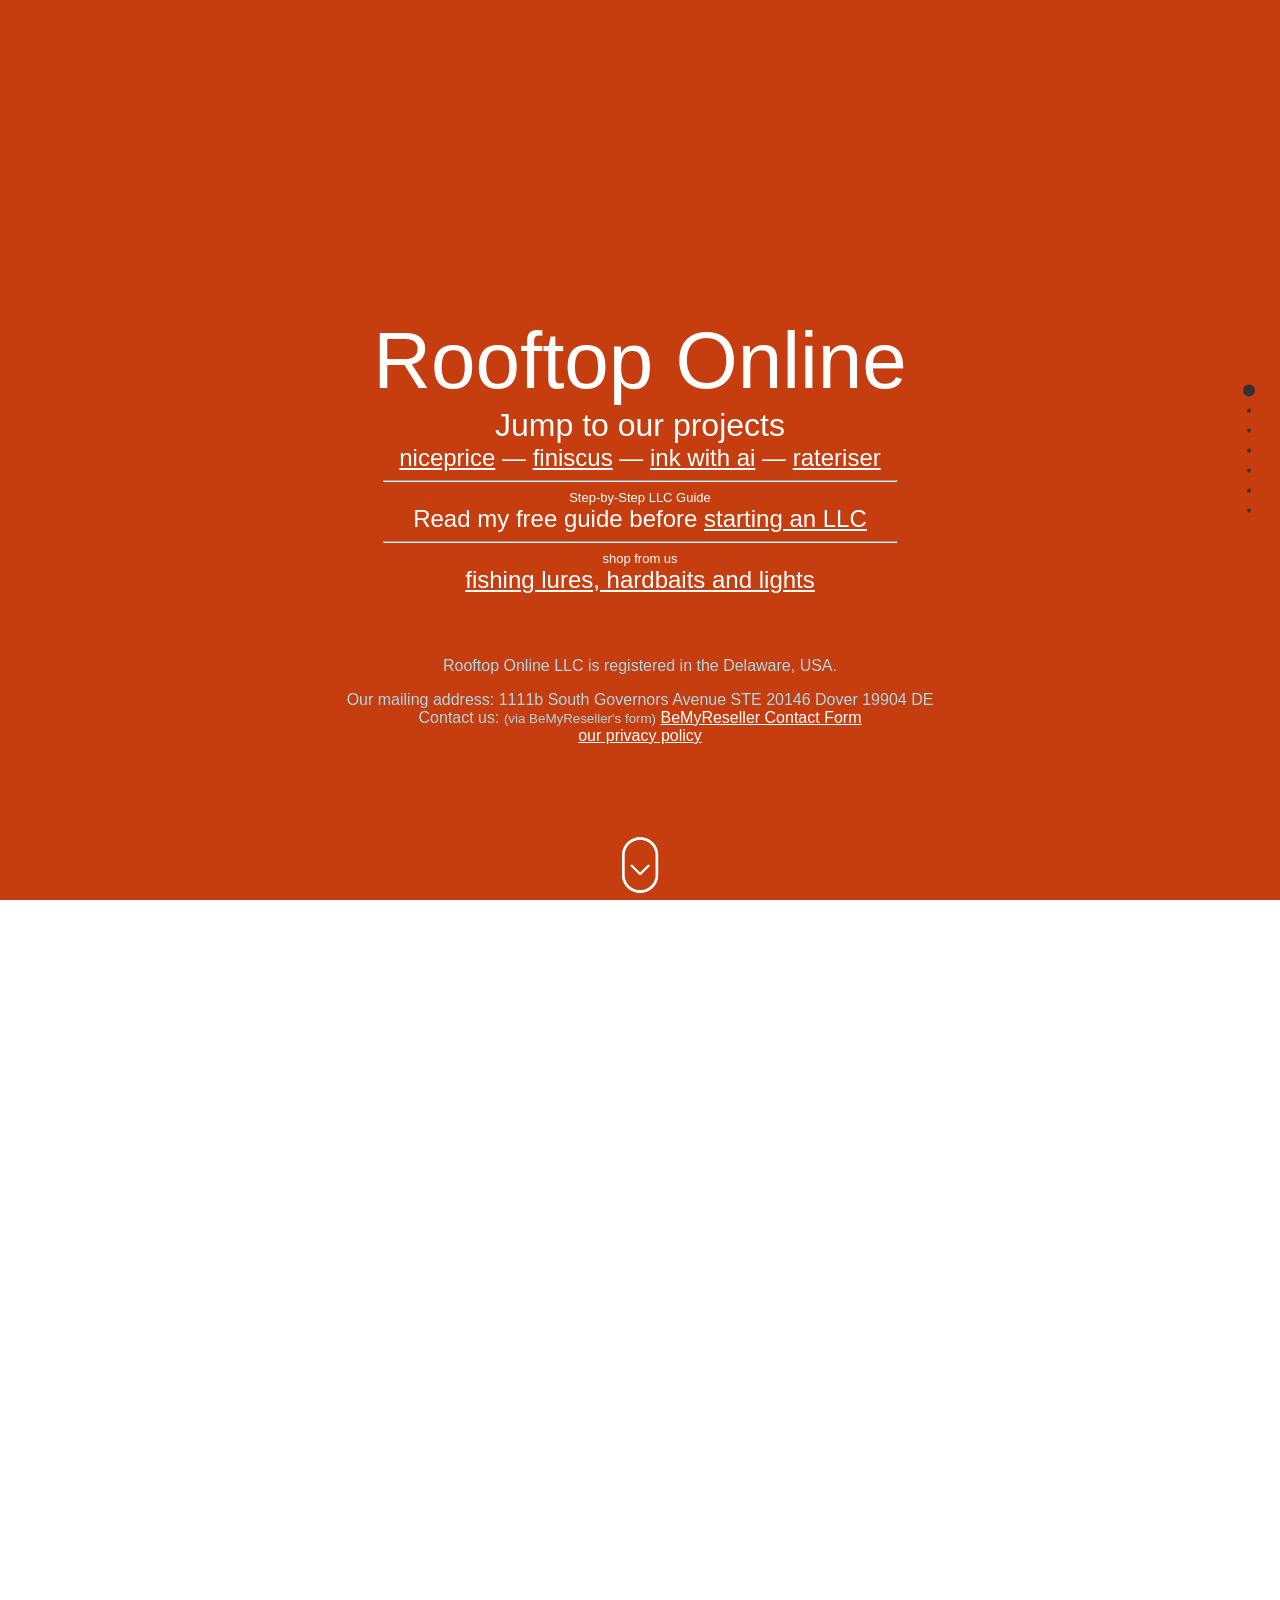
<file: index.html>
<html>

<head>
    <script src="https://app.enzuzo.com/apps/enzuzo/static/js/__enzuzo-cookiebar.js?uuid=c00324d8-642e-11ec-b397-a75bc378cc1e"></script>
    <meta name="google-adsense-account" content="ca-pub-7350789635624855">
    <meta http-equiv="Content-Type" content="text/html; charset=utf-8"/>
    <link rel="icon" type="image/x-icon" href="./icon.png">
    <title>rooftop.company</title>
    <!-- Global site tag (gtag.js) - Google Analytics -->
    <script async src="https://www.googletagmanager.com/gtag/js?id=G-DNHRMYYNPZ"></script>
    <script>
        window.dataLayer = window.dataLayer || [];
        function gtag(){dataLayer.push(arguments);}
        gtag('js', new Date());

        gtag('config', 'G-DNHRMYYNPZ');
    </script>
    <meta name="author" content="Eray Alakese"/>
<script type="application/ld+json">
{
  "@context": "https://schema.org",
  "@type": "Organization",
  "name": "Rooftop",
  "url": "https://rooftop.company",
  "logo": ""
}
</script>

    <link rel="stylesheet" type="text/css" href="fullpage/fullpage.min.css"/>
    <link rel="stylesheet" type="text/css" href="app.css"/>
    <style>
        /* Style for our header texts
        * --------------------------------------- */
        h1 {
            font-size: 5em;
            font-family: arial, helvetica;
            color: #fff;
            margin: 0;
        }
        h2 {
            font-size: 3em;
            font-family: arial, helvetica;
            color: #fff;
            margin: 0;
        }
        h3 {
            font-size: 2em;
            font-family: arial, helvetica;
            color: #fff;
            margin: 0;
        }

        .intro p {
            color: #fff;
        }

        /* Centered texts in each section
        * --------------------------------------- */
        .section {
            text-align: center;
        }

        /* Overwriting styles for control arrows for slides
        * --------------------------------------- */
        .controlArrow.prev {
            left: 50px;
        }

        .controlArrow.next {
            right: 50px;
        }
    </style>

    <!--[if IE]>
    <script type="text/javascript">
        var console = {
            log: function () {
            }
        };
    </script>
    <![endif]-->
</head>
<body>

<div id="fullpage">
    <div class="section " id="section0">
        <div class="intro scale-up-center-wrapper">
            <h1 style="margin-top: 3em">Rooftop Online</h1><h3>Jump to our projects</h3>
            <div class="scale-up-center scale-up-center-animation">
            <p><a onclick="fullpage_api.moveTo(4);return;" href="#" style="color: white;text-decoration: blink underline;">niceprice</a> — <a onclick="fullpage_api.moveTo(5);return;" href="#" style="color: white;text-decoration: blink underline;">finiscus</a> — <a onclick="fullpage_api.moveTo(6);return;" href="#6" style="color: white;text-decoration: blink underline;">ink with ai</a> — <a onclick="fullpage_api.moveTo(7);return;" href="#" style="color: white;text-decoration: blink underline;">rateriser</a></p>
            <hr style="
                width: 40%;
            ">
            <h3 style="font-size: small">Step-by-Step LLC Guide</h3>
            <p>Read my free guide before <a rel="follow" href="https://fromzerotollc.com" style="color: white;text-decoration: blink underline;">starting an LLC</a></p>
            <hr style="
                width: 40%;
            ">
            <h3 style="font-size: small">shop from us</h3>
            <p><a href="https://fisherlures.com/?utm_source=rooftopcompany&utm_medium=landing&utm_campaign=ref" style="color: white;text-decoration: blink underline;">fishing lures, hardbaits and lights</a></p>

    <span class="text-muted" style="
    padding-top: 63px;
    display: block;
    color: lightblue;
">Rooftop Online LLC is registered in the Delaware, USA.</span>
    <span class="text-muted" style="
    padding-top: 16px;
    display: block;
    color: lightblue;
"><ul><li>Our mailing address: 1111b South Governors Avenue STE 20146 Dover 19904 DE</li><li>Contact us: <small>(via BeMyReseller's form)</small> <a style="color: white;text-decoration: blink underline;" target="_blank" href="https://bemyreseller.com/contact">BeMyReseller Contact Form</a></li>
<li><a style="color: white;text-decoration: blink underline;" href="https://app.enzuzo.com/policies/privacy/eyJhbGciOiJIUzI1NiIsInR5cCI6IkpXVCJ9.[base64].hGxgebtFDIxgF8Qa-TNNaejRy_2eIKyeaB9Xi4yGbVM">our privacy policy</a></li>
</ul></span>
                </div>
        </div>
        <div class="fp-scroll-down-arrow next">
            <img src="scroll-down-mouse.gif" style="height: inherit; margin-top: 80px">
        </div>
    </div>
    <div class="section" id="section1">
        <div class="intro">
            <h1>our projects</h1>
            <p>

            </p>
        </div>

    </div>
    <div class="section" id="section2">
        <div class="intro">
            <img class="" src="./logo.png">
            <div class="scale-up-center-wrapper">
                <h2 class="scale-up-center">simple solutions for complex problems.</h2>
            </div>
        </div>
    </div>
    <div class="section " id="section3">
        <div class="flex-container">
            <div class="flex-items">
                <div class="intro">
                    <h2>For Amazon FBA / FBM sellers</h2>
                    <h3>automated repricing</h3>
                    <h3>inventory reporting</h3>
                    <span class="stamp is-approved">SOLD</span>
                    <style type="text/css">
                        .stamp {
                          transform: rotate(12deg);
                            color: #555;
                            font-size: 3rem;
                            font-weight: 700;
                            border: 0.25rem solid #555;
                            display: inline-block;
                            padding: 0.25rem 1rem;
                            text-transform: uppercase;
                            border-radius: 1rem;
                            font-family: 'Courier';
                            -webkit-mask-image: url('https://s3-us-west-2.amazonaws.com/s.cdpn.io/8399/grunge.png');
                              -webkit-mask-size: 944px 604px;
                              mix-blend-mode: multiply;
                            }
                          .is-approved {
                            color: #0A9928;
                            border: 0.5rem solid #0A9928;
                            -webkit-mask-position: 13rem 6rem;
                            transform: rotate(-14deg);
                          border-radius: 0;
                              margin-right: 32%;
                              margin-top: -3%;
                        } 
                        @media (max-width:1024px) {
                            .is-approved {
                                margin-left: 120%;
                            }
                        }
                    </style>
                    
                </div>
            </div>
            <div class="flex-items">
                <a href="https://niceprice.rooftop.company"><img src="niceprice-logo.png" /><img src="new-tab.png" style="vertical-align: top" /></a>
            </div>
        </div>

    </div>
    <div class="section " id="section4">
        <div class="flex-container">
            <div class="flex-items">
                <a href="https://www.finiscus.com"><img src="finiscus-transparent.png" /><img src="new-tab.png" style="vertical-align: top" /></a>
            </div>
            <div class="flex-items">
                <div class="intro">
                    <h2 style="color: #005">For everyone</h2>
                    <h3 style="color: #005">personal financial modelling</h3>
                    <p></p>
                </div>
            </div>

        </div>
    </div>
    <div class="section " id="section5" style="background-color: #001f3f">
        <div class="flex-container">
            <div class="flex-items">
                <div class="intro">
                    <h2 style="color: #FF1493"><a rel="nofollow" href="https://inkwithai.com">Ink with AI</a> </h2>
                    <h3 style="color: #FFC0CB">design your unique tattoo design</h3>
                    <h3 style="color: #FFC0CB">AI powered tattoo design generator</h3>
                    <span class="stamp is-approved" style="
    margin-top: 34px;
    z-index: 99999;
">DOMAIN SOLD</span>
                </div>
            </div>
            <div class="flex-items">
                <a rel="nofollow" href="https://inkwithai.com" style="font-size:65pt">🤖</a>
            </div>
        </div>

    </div>
    <div class="section " id="section6" style="background: linear-gradient(128deg,#ff9a3f,#ff4b40)">
        <div class="flex-container">
            <div class="flex-items">
                <a href="https://rate-riser.com/"><img src="/rateriser-logo.png" width="30%" /></a>
            </div>
            <div class="flex-items">
                <div class="intro">
                    <h2 style="color: #005">For Amazon Sellers</h2>
                    <h3 style="color: #005">Automate Your Amazon Review Requests in Minutes.</h3>
                </div>
            </div>

        </div>
    </div>
</div>

<script type="text/javascript" src="fullpage/fullpage.min.js"></script>
<script type="text/javascript" src="app.js"></script>

<script type="text/javascript">
    var myFullpage = new fullpage('#fullpage', {
        // anchors: ['firstPage', 'secondPage', '3rdPage'],
        sectionsColor: ['#C63D0F', '#1BBC9B', '#ebb30f', '#5D21D2', '#FCF8EF', '#001f3f'],
        navigation: true,
        navigationPosition: 'right',
        navigationTooltips: ['First page', 'Second page', 'Third and last page']
    });
</script>
</body>
</html>
</file>
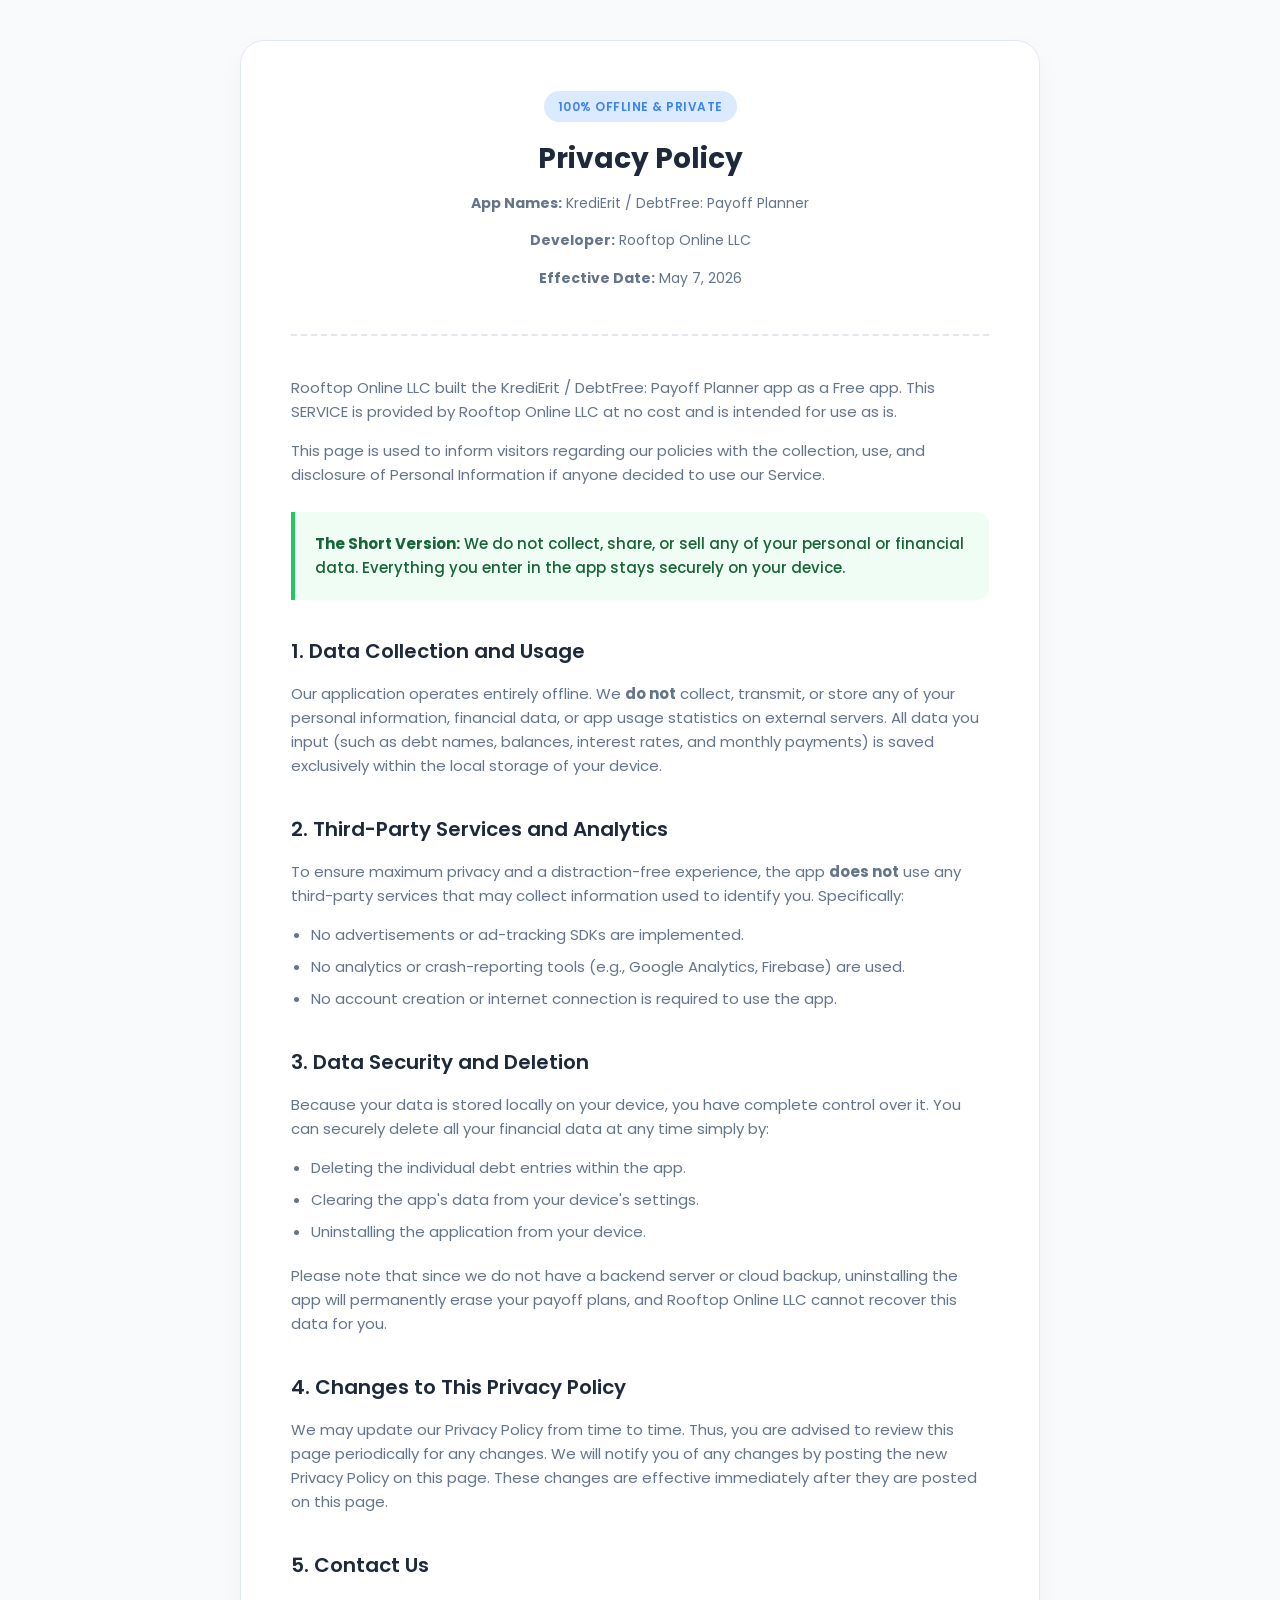
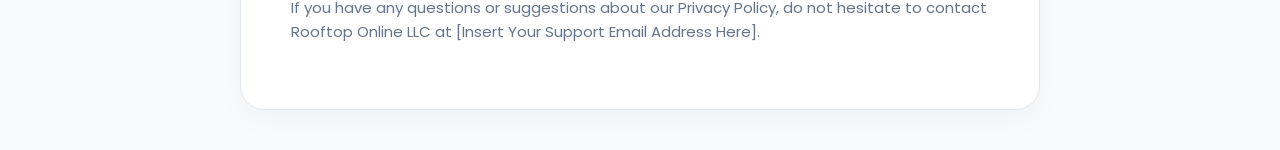
<file: debtfree-privacy-policy.html>
<!DOCTYPE html>
<html lang="en">
<head>
    <meta charset="UTF-8">
    <meta name="viewport" content="width=device-width, initial-scale=1.0">
    <title>Privacy Policy - KrediErit / DebtFree: Payoff Planner</title>
  <meta name="robots" content="noindex, nofollow">
    <link rel="preconnect" href="https://fonts.googleapis.com">
    <link rel="preconnect" href="https://fonts.gstatic.com" crossorigin>
    <link href="https://fonts.googleapis.com/css2?family=Poppins:wght@400;500;600;700&display=swap" rel="stylesheet">
    <style>
        :root {
            --bg-color: #F8FAFC;
            --container-bg: #FFFFFF;
            --text-main: #1E293B;
            --text-muted: #64748B;
            --accent-color: #3B82F6;
            --accent-pastel: #DBEAFE;
            --border-color: #E2E8F0;
        }

        * {
            box-sizing: border-box;
            margin: 0;
            padding: 0;
        }

        body {
            font-family: 'Poppins', sans-serif;
            background-color: var(--bg-color);
            color: var(--text-main);
            line-height: 1.6;
            padding: 40px 20px;
        }

        .container {
            max-width: 800px;
            margin: 0 auto;
            background-color: var(--container-bg);
            padding: 50px;
            border-radius: 24px;
            box-shadow: 0 10px 30px rgba(0, 0, 0, 0.03);
            border: 1px solid var(--border-color);
        }

        .header {
            text-align: center;
            margin-bottom: 40px;
            padding-bottom: 30px;
            border-bottom: 2px dashed var(--border-color);
        }

        .header h1 {
            font-size: 28px;
            font-weight: 700;
            color: var(--text-main);
            margin-bottom: 10px;
        }

        .header p {
            color: var(--text-muted);
            font-size: 14px;
        }

        .badge {
            display: inline-block;
            background-color: var(--accent-pastel);
            color: var(--accent-color);
            padding: 6px 14px;
            border-radius: 20px;
            font-size: 12px;
            font-weight: 600;
            text-transform: uppercase;
            letter-spacing: 0.5px;
            margin-bottom: 15px;
        }

        h2 {
            font-size: 20px;
            font-weight: 600;
            margin-top: 35px;
            margin-bottom: 15px;
            color: var(--text-main);
        }

        p {
            color: var(--text-muted);
            margin-bottom: 15px;
            font-size: 15px;
        }

        ul {
            margin-bottom: 20px;
            padding-left: 20px;
            color: var(--text-muted);
            font-size: 15px;
        }

        li {
            margin-bottom: 8px;
        }

        .highlight-box {
            background-color: #F0FDF4;
            border-left: 4px solid #22C55E;
            padding: 20px;
            border-radius: 0 12px 12px 0;
            margin: 25px 0;
        }

        .highlight-box p {
            margin: 0;
            color: #166534;
            font-weight: 500;
        }

        a {
            color: var(--accent-color);
            text-decoration: none;
            font-weight: 500;
        }

        a:hover {
            text-decoration: underline;
        }

        @media (max-width: 600px) {
            .container {
                padding: 30px 20px;
            }
            .header h1 {
                font-size: 24px;
            }
        }
    </style>
</head>
<body>

    <div class="container">
        <div class="header">
            <span class="badge">100% Offline & Private</span>
            <h1>Privacy Policy</h1>
            <p><strong>App Names:</strong> KrediErit / DebtFree: Payoff Planner</p>
            <p><strong>Developer:</strong> Rooftop Online LLC</p>
            <p><strong>Effective Date:</strong> May 7, 2026</p>
        </div>

        <p>Rooftop Online LLC built the KrediErit / DebtFree: Payoff Planner app as a Free app. This SERVICE is provided by Rooftop Online LLC at no cost and is intended for use as is.</p>
        <p>This page is used to inform visitors regarding our policies with the collection, use, and disclosure of Personal Information if anyone decided to use our Service.</p>

        <div class="highlight-box">
            <p><strong>The Short Version:</strong> We do not collect, share, or sell any of your personal or financial data. Everything you enter in the app stays securely on your device.</p>
        </div>

        <h2>1. Data Collection and Usage</h2>
        <p>Our application operates entirely offline. We <strong>do not</strong> collect, transmit, or store any of your personal information, financial data, or app usage statistics on external servers. All data you input (such as debt names, balances, interest rates, and monthly payments) is saved exclusively within the local storage of your device.</p>

        <h2>2. Third-Party Services and Analytics</h2>
        <p>To ensure maximum privacy and a distraction-free experience, the app <strong>does not</strong> use any third-party services that may collect information used to identify you. Specifically:</p>
        <ul>
            <li>No advertisements or ad-tracking SDKs are implemented.</li>
            <li>No analytics or crash-reporting tools (e.g., Google Analytics, Firebase) are used.</li>
            <li>No account creation or internet connection is required to use the app.</li>
        </ul>

        <h2>3. Data Security and Deletion</h2>
        <p>Because your data is stored locally on your device, you have complete control over it. You can securely delete all your financial data at any time simply by:</p>
        <ul>
            <li>Deleting the individual debt entries within the app.</li>
            <li>Clearing the app's data from your device's settings.</li>
            <li>Uninstalling the application from your device.</li>
        </ul>
        <p>Please note that since we do not have a backend server or cloud backup, uninstalling the app will permanently erase your payoff plans, and Rooftop Online LLC cannot recover this data for you.</p>

        <h2>4. Changes to This Privacy Policy</h2>
        <p>We may update our Privacy Policy from time to time. Thus, you are advised to review this page periodically for any changes. We will notify you of any changes by posting the new Privacy Policy on this page. These changes are effective immediately after they are posted on this page.</p>

        <h2>5. Contact Us</h2>
        <p>If you have any questions or suggestions about our Privacy Policy, do not hesitate to contact Rooftop Online LLC at [Insert Your Support Email Address Here].</p>
    </div>

</body>
</html>
</file>
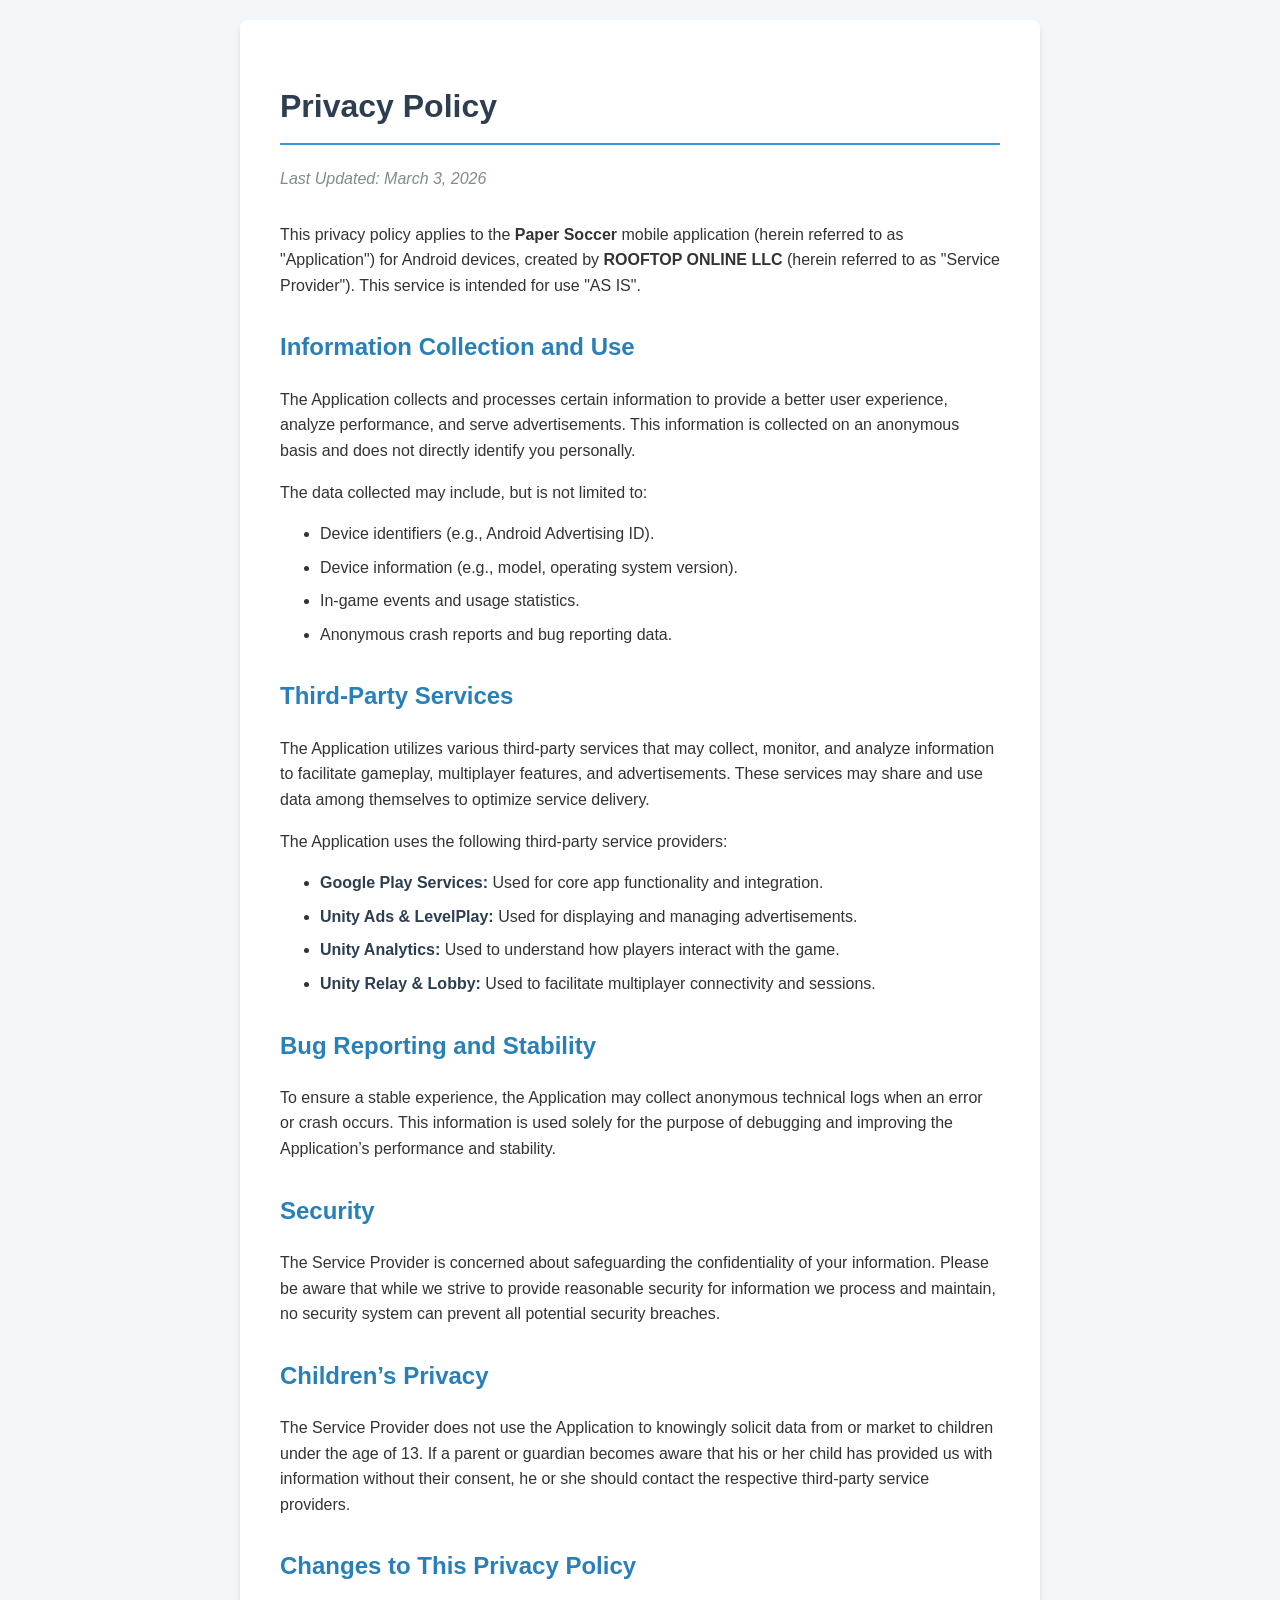
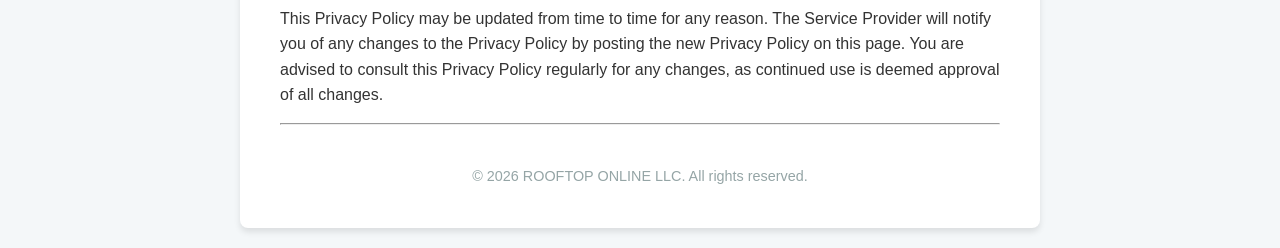
<file: papersoccer-privacy-policy.html>
<!DOCTYPE html>
<html lang="en">
<head>
    <meta charset="UTF-8">
    <meta name="viewport" content="width=device-width, initial-scale=1.0">
    <title>Privacy Policy - Paper Soccer</title>
  <meta name="robots" content="noindex, nofollow">
    <meta name="googlebot" content="noindex, nofollow">
    <meta name="bingbot" content="noindex, nofollow">
    <style>
        body {
            font-family: 'Segoe UI', Tahoma, Geneva, Verdana, sans-serif;
            line-height: 1.6;
            color: #333;
            max-width: 800px;
            margin: 0 auto;
            padding: 20px;
            background-color: #f4f7f9;
        }
        .container {
            background-color: #ffffff;
            padding: 40px;
            border-radius: 8px;
            box-shadow: 0 4px 6px rgba(0,0,0,0.1);
        }
        h1 {
            color: #2c3e50;
            border-bottom: 2px solid #3498db;
            padding-bottom: 10px;
        }
        h2 {
            color: #2980b9;
            margin-top: 30px;
        }
        p {
            margin-bottom: 15px;
        }
        ul {
            margin-bottom: 15px;
        }
        li {
            margin-bottom: 8px;
        }
        .date {
            font-style: italic;
            color: #7f8c8d;
            margin-bottom: 30px;
        }
        .highlight {
            font-weight: bold;
            color: #2c3e50;
        }
        footer {
            margin-top: 40px;
            text-align: center;
            font-size: 0.9em;
            color: #95a5a6;
        }
    </style>
</head>
<body>

<div class="container">
    <h1>Privacy Policy</h1>
    <p class="date">Last Updated: March 3, 2026</p>

    <p>This privacy policy applies to the <strong>Paper Soccer</strong> mobile application (herein referred to as "Application") for Android devices, created by <strong>ROOFTOP ONLINE LLC</strong> (herein referred to as "Service Provider"). This service is intended for use "AS IS".</p>

    <h2>Information Collection and Use</h2>
    <p>The Application collects and processes certain information to provide a better user experience, analyze performance, and serve advertisements. This information is collected on an anonymous basis and does not directly identify you personally.</p>
    
    <p>The data collected may include, but is not limited to:</p>
    <ul>
        <li>Device identifiers (e.g., Android Advertising ID).</li>
        <li>Device information (e.g., model, operating system version).</li>
        <li>In-game events and usage statistics.</li>
        <li>Anonymous crash reports and bug reporting data.</li>
    </ul>

    <h2>Third-Party Services</h2>
    <p>The Application utilizes various third-party services that may collect, monitor, and analyze information to facilitate gameplay, multiplayer features, and advertisements. These services may share and use data among themselves to optimize service delivery.</p>
    
    <p>The Application uses the following third-party service providers:</p>
    <ul>
        <li><span class="highlight">Google Play Services:</span> Used for core app functionality and integration.</li>
        <li><span class="highlight">Unity Ads & LevelPlay:</span> Used for displaying and managing advertisements.</li>
        <li><span class="highlight">Unity Analytics:</span> Used to understand how players interact with the game.</li>
        <li><span class="highlight">Unity Relay & Lobby:</span> Used to facilitate multiplayer connectivity and sessions.</li>
    </ul>

    <h2>Bug Reporting and Stability</h2>
    <p>To ensure a stable experience, the Application may collect anonymous technical logs when an error or crash occurs. This information is used solely for the purpose of debugging and improving the Application’s performance and stability.</p>

    <h2>Security</h2>
    <p>The Service Provider is concerned about safeguarding the confidentiality of your information. Please be aware that while we strive to provide reasonable security for information we process and maintain, no security system can prevent all potential security breaches.</p>

    <h2>Children’s Privacy</h2>
    <p>The Service Provider does not use the Application to knowingly solicit data from or market to children under the age of 13. If a parent or guardian becomes aware that his or her child has provided us with information without their consent, he or she should contact the respective third-party service providers.</p>

    <h2>Changes to This Privacy Policy</h2>
    <p>This Privacy Policy may be updated from time to time for any reason. The Service Provider will notify you of any changes to the Privacy Policy by posting the new Privacy Policy on this page. You are advised to consult this Privacy Policy regularly for any changes, as continued use is deemed approval of all changes.</p>

    <hr>
    
    <footer>
        &copy; 2026 ROOFTOP ONLINE LLC. All rights reserved.
    </footer>
</div>

</body>
</html>
</file>
<file: app.css>
@CHARSET "ISO-8859-1";
/* Reset CSS
 * --------------------------------------- */
body, div, dl, dt, dd, ul, ol, li, h1, h2, h3, h4, h5, h6, pre,
form, fieldset, input, textarea, p, blockquote, th, td {
    padding: 0;
    margin: 0;
}

a {
    text-decoration: none;
}

table {
    border-spacing: 0;
}

fieldset, img {
    border: 0;
}

address, caption, cite, code, dfn, em, strong, th, var {
    font-weight: normal;
    font-style: normal;
}

strong {
    font-weight: bold;
}

ol, ul {
    list-style: none;
    margin: 0;
    padding: 0;
}

caption, th {
    text-align: left;

}

h1, h2, h3, h4, h5, h6 {
    font-weight: normal;
    font-size: 100%;
    margin: 0;
    padding: 0;
    color: #444;
}

q:before, q:after {
    content: '';
}

abbr, acronym {
    border: 0;
}


/* Custom CSS
 * --------------------------------------- */
body {
    font-family: arial, helvetica;
    color: #333;
    color: rgba(0, 0, 0, 0.5);
}

.wrap {
    margin-left: auto;
    margin-right: auto;
    width: 960px;
    position: relative;
}

h1 {
    font-size: 6em;
}

p {
    font-size: 2em;
}

.intro p {
    width: 50%;
    margin: 0 auto;
    font-size: 1.5em;
}

.section {
    text-align: center;
}

.scale-up-center {
    -webkit-transform: rotateX(-100deg);
    transform: rotateX(-100deg);
    -webkit-transform-origin: top;
    transform-origin: top;
    opacity: 0;
}

@media (prefers-reduced-motion: no-preference) {
    .scale-up-center-animation {
        -webkit-animation: swing-in-top-fwd 2.5s cubic-bezier(0.175, 0.885, 0.320, 1.275) both;
        animation: swing-in-top-fwd 2.5s cubic-bezier(0.175, 0.885, 0.320, 1.275) both;
    }
}
/* ----------------------------------------------
 * Generated by Animista on 2022-3-28 17:51:50
 * Licensed under FreeBSD License.
 * See http://animista.net/license for more info.
 * w: http://animista.net, t: @cssanimista
 * ---------------------------------------------- */

/**
 * ----------------------------------------
 * animation swing-in-top-fwd
 * ----------------------------------------
 */
@-webkit-keyframes swing-in-top-fwd {
    0% {
        -webkit-transform: rotateX(-100deg);
        transform: rotateX(-100deg);
        -webkit-transform-origin: top;
        transform-origin: top;
        opacity: 0;
    }
    100% {
        -webkit-transform: rotateX(0deg);
        transform: rotateX(0deg);
        -webkit-transform-origin: top;
        transform-origin: top;
        opacity: 1;
    }
}
@keyframes swing-in-top-fwd {
    0% {
        -webkit-transform: rotateX(-100deg);
        transform: rotateX(-100deg);
        -webkit-transform-origin: top;
        transform-origin: top;
        opacity: 0;
    }
    100% {
        -webkit-transform: rotateX(0deg);
        transform: rotateX(0deg);
        -webkit-transform-origin: top;
        transform-origin: top;
        opacity: 1;
    }
}


.flex-container {
    display: flex;
    flex-direction: row;
    flex-wrap: nowrap;
    justify-content: flex-start;
    align-items: stretch;
    align-content: stretch;
}

.flex-items {
    width: 50%;
}

.flex-items:nth-child(1) {
    display: block;
    flex-grow: 0;
    flex-shrink: 1;
    flex-basis: auto;
    align-self: auto;
    order: 0;
    text-align: right;
    margin-right: 10px;
}

.flex-items:nth-child(2) {
    display: block;
    flex-grow: 0;
    flex-shrink: 1;
    flex-basis: auto;
    align-self: auto;
    order: 0;
    text-align: left;
    margin-left: 10px;
}
.next {
    z-index: 999999;
}

.fp-scroll-down-arrow {
    height: 80px;

}
</file>
